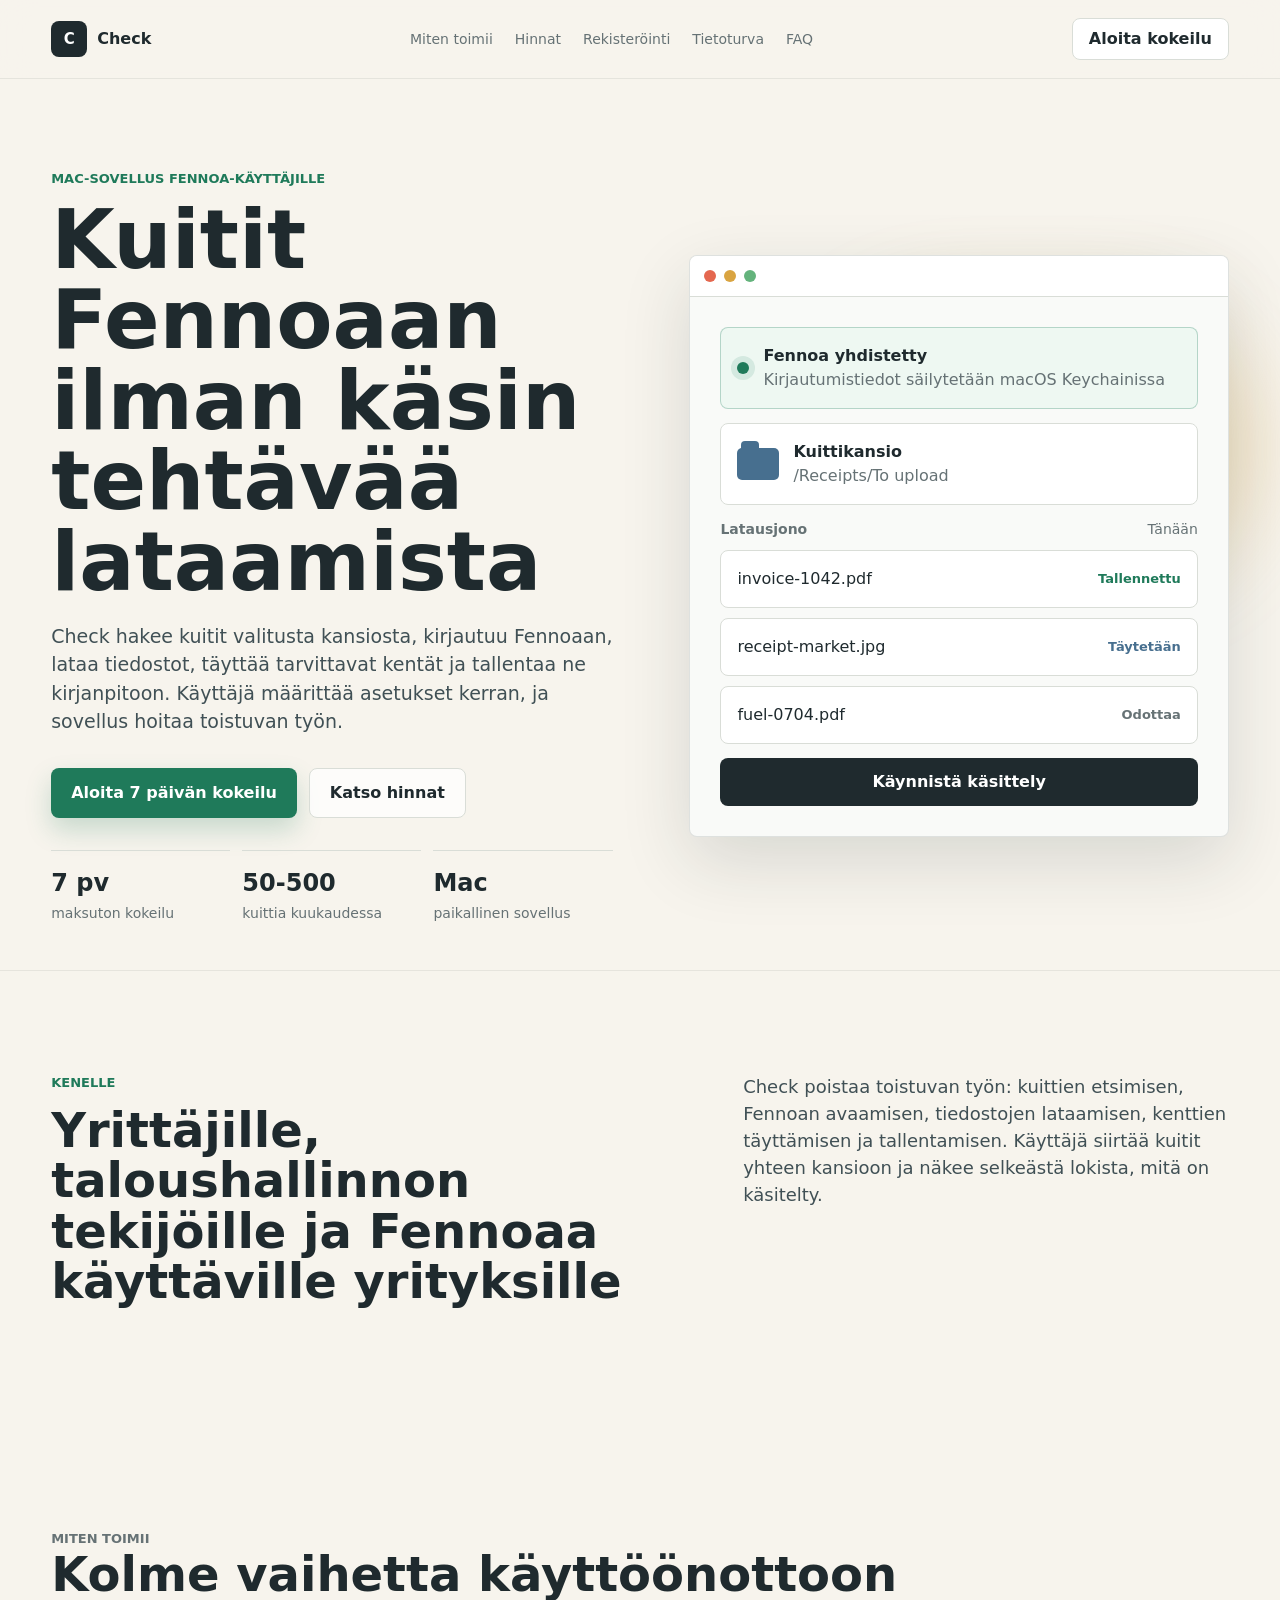
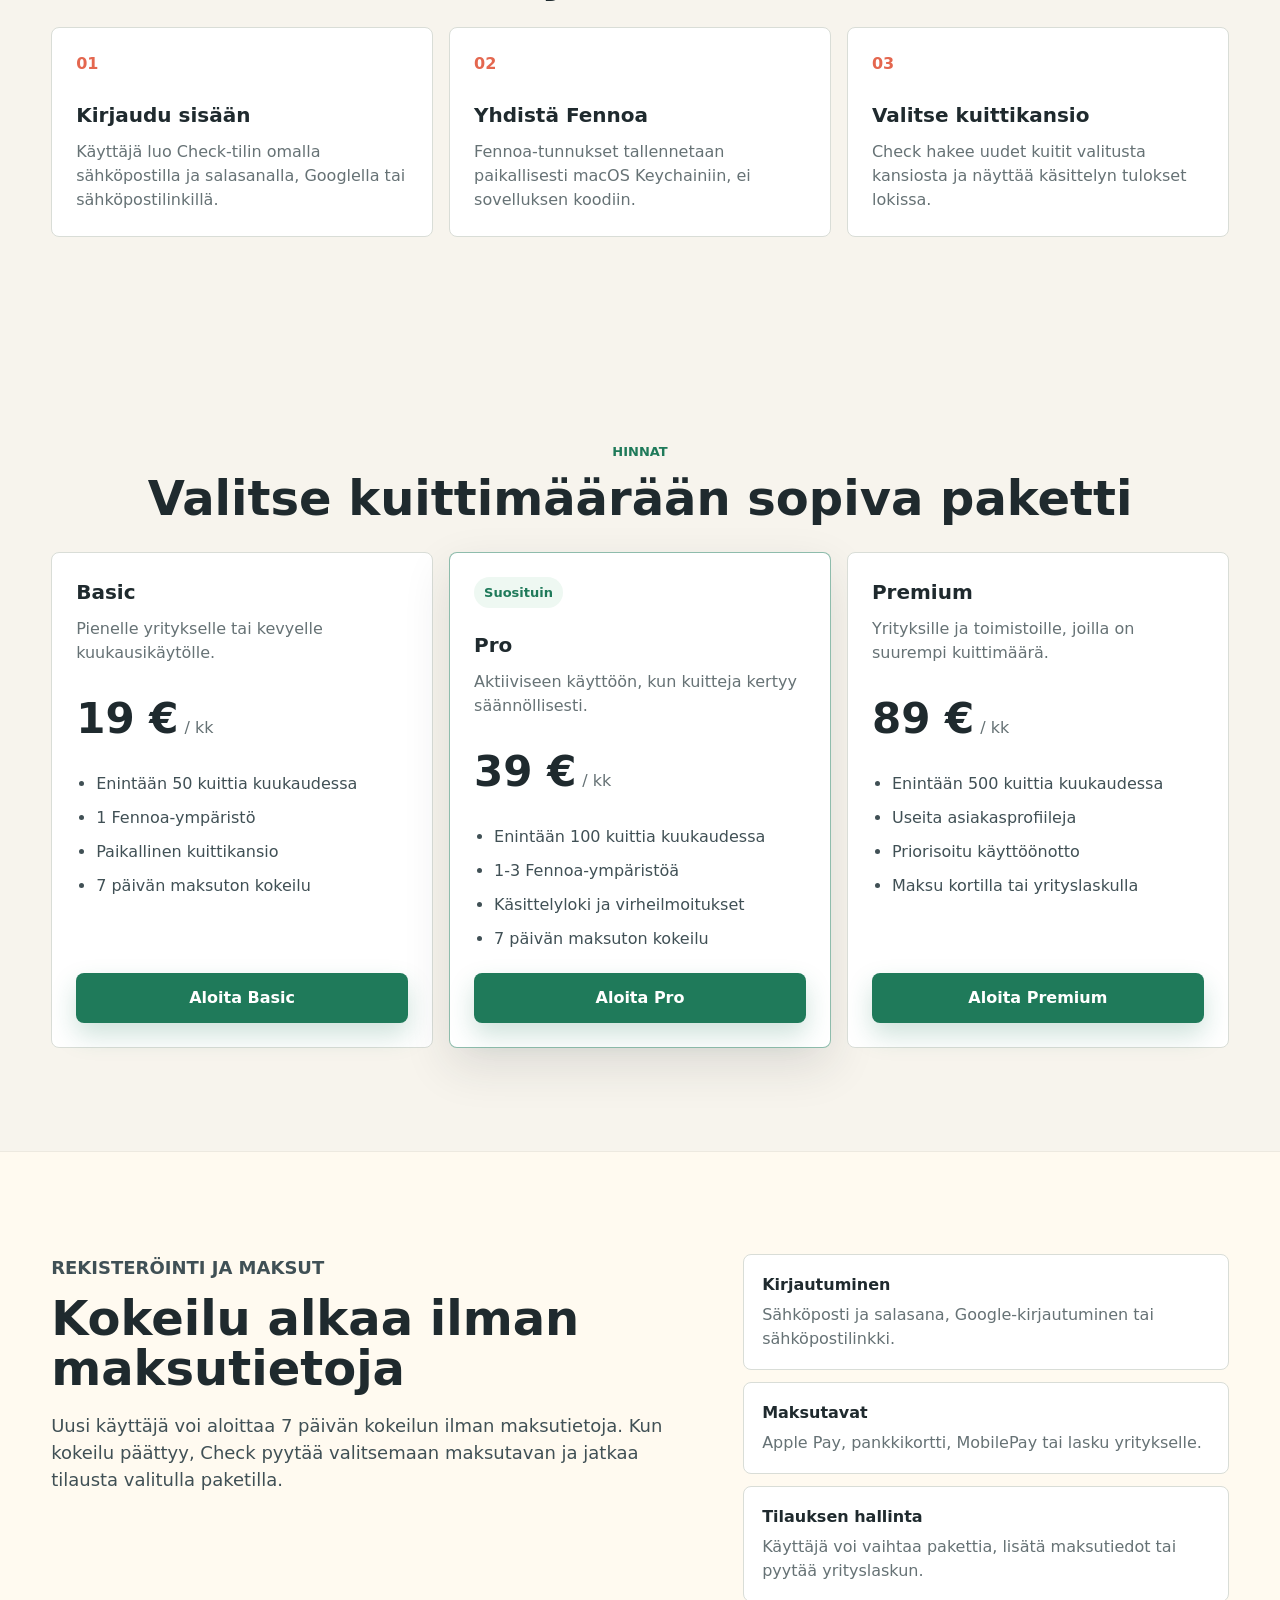
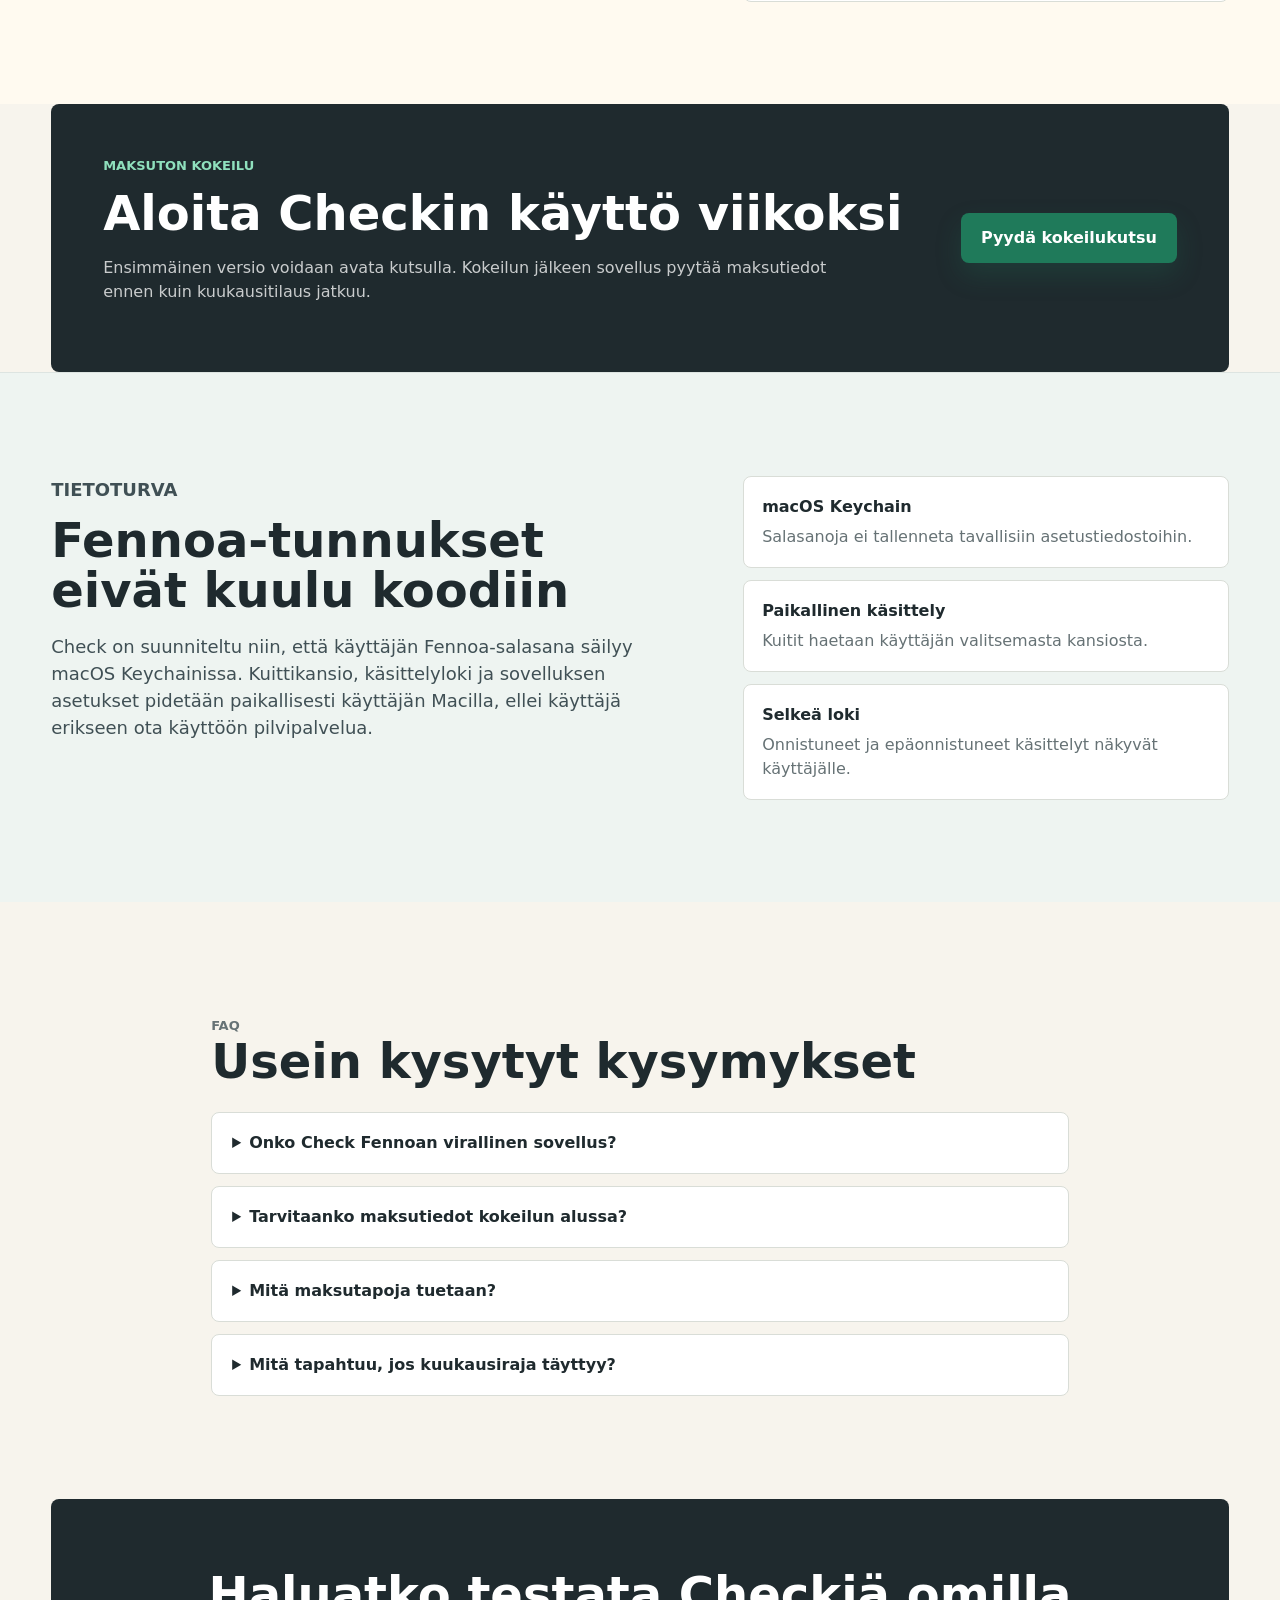
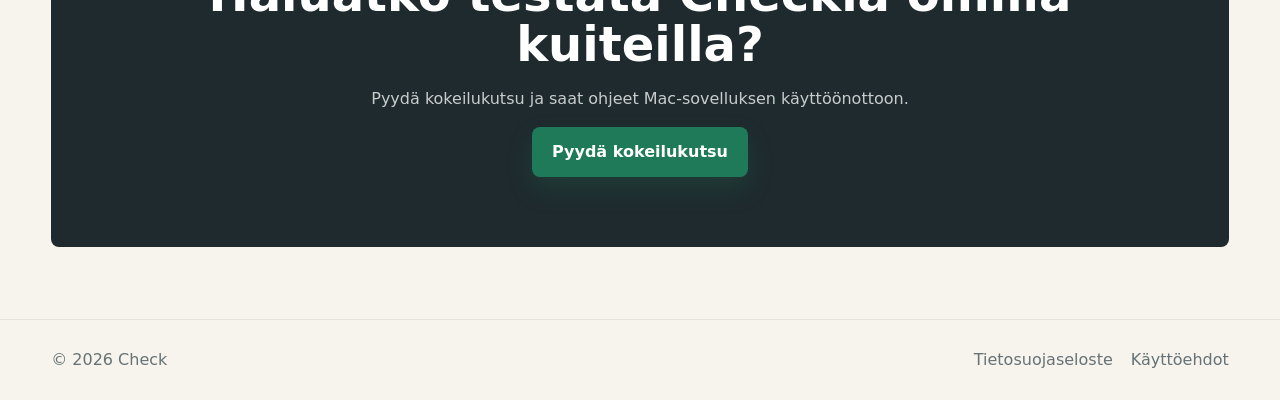
<file: index.html>
<!doctype html>
<html lang="fi">
  <head>
    <meta charset="utf-8" />
    <meta name="viewport" content="width=device-width, initial-scale=1" />
    <title>Check | Kuittien automaatio Fennoaan</title>
    <meta name="description" content="Check vie kuitit valitusta kansiosta Fennoaan automaattisesti." />
    <link rel="stylesheet" href="styles.css" />
  </head>
  <body>
    <header class="site-header">
      <a class="brand" href="index.html" aria-label="Check"><span class="brand-mark">C</span><span>Check</span></a>
      <nav class="nav" aria-label="P&auml;&auml;navigaatio">
        <a href="#how">Miten toimii</a><a href="#pricing">Hinnat</a><a href="#signup">Rekister&ouml;inti</a><a href="#security">Tietoturva</a><a href="#faq">FAQ</a>
      </nav>
      <a class="header-cta" href="#trial">Aloita kokeilu</a>
    </header>

    <main>
      <section class="hero">
        <div class="hero-copy">
          <p class="eyebrow">Mac-sovellus Fennoa-k&auml;ytt&auml;jille</p>
          <h1>Kuitit Fennoaan ilman k&auml;sin teht&auml;v&auml;&auml; lataamista</h1>
          <p class="hero-text">Check hakee kuitit valitusta kansiosta, kirjautuu Fennoaan, lataa tiedostot, t&auml;ytt&auml;&auml; tarvittavat kent&auml;t ja tallentaa ne kirjanpitoon. K&auml;ytt&auml;j&auml; m&auml;&auml;ritt&auml;&auml; asetukset kerran, ja sovellus hoitaa toistuvan ty&ouml;n.</p>
          <div class="hero-actions"><a class="button primary" href="#trial">Aloita 7 p&auml;iv&auml;n kokeilu</a><a class="button secondary" href="#pricing">Katso hinnat</a></div>
          <dl class="hero-stats" aria-label="P&auml;&auml;kohdat"><div><dt>7 pv</dt><dd>maksuton kokeilu</dd></div><div><dt>50-500</dt><dd>kuittia kuukaudessa</dd></div><div><dt>Mac</dt><dd>paikallinen sovellus</dd></div></dl>
        </div>
        <div class="product-visual" aria-label="Esimerkki Check-sovelluksen n&auml;kym&auml;st&auml;">
          <div class="window"><div class="window-bar"><span></span><span></span><span></span></div><div class="app-panel">
            <div class="status-card active"><span class="status-dot"></span><div><strong>Fennoa yhdistetty</strong><p>Kirjautumistiedot s&auml;ilytet&auml;&auml;n macOS Keychainissa</p></div></div>
            <div class="folder-row"><span class="folder-icon"></span><div><strong>Kuittikansio</strong><p>/Receipts/To upload</p></div></div>
            <div class="queue"><div class="queue-head"><strong>Latausjono</strong><span>T&auml;n&auml;&auml;n</span></div><div class="receipt done"><span>invoice-1042.pdf</span><b>Tallennettu</b></div><div class="receipt progress"><span>receipt-market.jpg</span><b>T&auml;ytet&auml;&auml;n</b></div><div class="receipt"><span>fuel-0704.pdf</span><b>Odottaa</b></div></div>
            <button class="mock-button" type="button">K&auml;ynnist&auml; k&auml;sittely</button>
          </div></div>
        </div>
      </section>

      <section class="section intro"><div><p class="eyebrow">Kenelle</p><h2>Yritt&auml;jille, taloushallinnon tekij&ouml;ille ja Fennoaa k&auml;ytt&auml;ville yrityksille</h2></div><p>Check poistaa toistuvan ty&ouml;n: kuittien etsimisen, Fennoan avaamisen, tiedostojen lataamisen, kenttien t&auml;ytt&auml;misen ja tallentamisen. K&auml;ytt&auml;j&auml; siirt&auml;&auml; kuitit yhteen kansioon ja n&auml;kee selke&auml;st&auml; lokista, mit&auml; on k&auml;sitelty.</p></section>

      <section class="section steps" id="how"><p class="eyebrow">Miten toimii</p><h2>Kolme vaihetta k&auml;ytt&ouml;&ouml;nottoon</h2><div class="grid three"><article><span class="step-number">01</span><h3>Kirjaudu sis&auml;&auml;n</h3><p>K&auml;ytt&auml;j&auml; luo Check-tilin omalla s&auml;hk&ouml;postilla ja salasanalla, Googlella tai s&auml;hk&ouml;postilinkill&auml;.</p></article><article><span class="step-number">02</span><h3>Yhdist&auml; Fennoa</h3><p>Fennoa-tunnukset tallennetaan paikallisesti macOS Keychainiin, ei sovelluksen koodiin.</p></article><article><span class="step-number">03</span><h3>Valitse kuittikansio</h3><p>Check hakee uudet kuitit valitusta kansiosta ja n&auml;ytt&auml;&auml; k&auml;sittelyn tulokset lokissa.</p></article></div></section>

      <section class="section pricing" id="pricing"><p class="eyebrow">Hinnat</p><h2>Valitse kuittim&auml;&auml;r&auml;&auml;n sopiva paketti</h2><div class="pricing-grid">
        <article class="plan-card"><div><h3>Basic</h3><p>Pienelle yritykselle tai kevyelle kuukausik&auml;yt&ouml;lle.</p></div><div class="plan-price"><strong>19 &euro;</strong><span>/ kk</span></div><ul><li>Enint&auml;&auml;n 50 kuittia kuukaudessa</li><li>1 Fennoa-ymp&auml;rist&ouml;</li><li>Paikallinen kuittikansio</li><li>7 p&auml;iv&auml;n maksuton kokeilu</li></ul><a class="button primary" href="#trial">Aloita Basic</a></article>
        <article class="plan-card featured"><div class="plan-badge">Suosituin</div><div><h3>Pro</h3><p>Aktiiviseen k&auml;ytt&ouml;&ouml;n, kun kuitteja kertyy s&auml;&auml;nn&ouml;llisesti.</p></div><div class="plan-price"><strong>39 &euro;</strong><span>/ kk</span></div><ul><li>Enint&auml;&auml;n 100 kuittia kuukaudessa</li><li>1-3 Fennoa-ymp&auml;rist&ouml;&auml;</li><li>K&auml;sittelyloki ja virheilmoitukset</li><li>7 p&auml;iv&auml;n maksuton kokeilu</li></ul><a class="button primary" href="#trial">Aloita Pro</a></article>
        <article class="plan-card"><div><h3>Premium</h3><p>Yrityksille ja toimistoille, joilla on suurempi kuittim&auml;&auml;r&auml;.</p></div><div class="plan-price"><strong>89 &euro;</strong><span>/ kk</span></div><ul><li>Enint&auml;&auml;n 500 kuittia kuukaudessa</li><li>Useita asiakasprofiileja</li><li>Priorisoitu k&auml;ytt&ouml;&ouml;notto</li><li>Maksu kortilla tai yrityslaskulla</li></ul><a class="button primary" href="#trial">Aloita Premium</a></article>
      </div></section>

      <section class="section signup" id="signup"><div><p class="eyebrow">Rekister&ouml;inti ja maksut</p><h2>Kokeilu alkaa ilman maksutietoja</h2><p>Uusi k&auml;ytt&auml;j&auml; voi aloittaa 7 p&auml;iv&auml;n kokeilun ilman maksutietoja. Kun kokeilu p&auml;&auml;ttyy, Check pyyt&auml;&auml; valitsemaan maksutavan ja jatkaa tilausta valitulla paketilla.</p></div><div class="feature-list"><div><strong>Kirjautuminen</strong><span>S&auml;hk&ouml;posti ja salasana, Google-kirjautuminen tai s&auml;hk&ouml;postilinkki.</span></div><div><strong>Maksutavat</strong><span>Apple Pay, pankkikortti, MobilePay tai lasku yritykselle.</span></div><div><strong>Tilauksen hallinta</strong><span>K&auml;ytt&auml;j&auml; voi vaihtaa pakettia, lis&auml;t&auml; maksutiedot tai pyyt&auml;&auml; yrityslaskun.</span></div></div></section>

      <section class="trial-band" id="trial"><div><p class="eyebrow">Maksuton kokeilu</p><h2>Aloita Checkin k&auml;ytt&ouml; viikoksi</h2><p>Ensimm&auml;inen versio voidaan avata kutsulla. Kokeilun j&auml;lkeen sovellus pyyt&auml;&auml; maksutiedot ennen kuin kuukausitilaus jatkuu.</p></div><a class="button primary" href="mailto:arthausfi@gmail.com?subject=Haluan kokeilla Check-sovellusta">Pyyd&auml; kokeilukutsu</a></section>

      <section class="section security" id="security"><div class="security-copy"><p class="eyebrow">Tietoturva</p><h2>Fennoa-tunnukset eiv&auml;t kuulu koodiin</h2><p>Check on suunniteltu niin, ett&auml; k&auml;ytt&auml;j&auml;n Fennoa-salasana s&auml;ilyy macOS Keychainissa. Kuittikansio, k&auml;sittelyloki ja sovelluksen asetukset pidet&auml;&auml;n paikallisesti k&auml;ytt&auml;j&auml;n Macilla, ellei k&auml;ytt&auml;j&auml; erikseen ota k&auml;ytt&ouml;&ouml;n pilvipalvelua.</p></div><div class="security-list"><div><strong>macOS Keychain</strong><span>Salasanoja ei tallenneta tavallisiin asetustiedostoihin.</span></div><div><strong>Paikallinen k&auml;sittely</strong><span>Kuitit haetaan k&auml;ytt&auml;j&auml;n valitsemasta kansiosta.</span></div><div><strong>Selke&auml; loki</strong><span>Onnistuneet ja ep&auml;onnistuneet k&auml;sittelyt n&auml;kyv&auml;t k&auml;ytt&auml;j&auml;lle.</span></div></div></section>

      <section class="section faq" id="faq"><p class="eyebrow">FAQ</p><h2>Usein kysytyt kysymykset</h2><div class="faq-list"><details><summary>Onko Check Fennoan virallinen sovellus?</summary><p>Ei. Check on itsen&auml;inen sovellus, joka auttaa automatisoimaan toistuvaa ty&ouml;t&auml; Fennoassa.</p></details><details><summary>Tarvitaanko maksutiedot kokeilun alussa?</summary><p>Ei. Kokeilu kest&auml;&auml; 7 p&auml;iv&auml;&auml;. Sen j&auml;lkeen sovellus pyyt&auml;&auml; maksutiedot ennen tilauksen jatkumista.</p></details><details><summary>Mit&auml; maksutapoja tuetaan?</summary><p>Suunnitellut maksutavat ovat Apple Pay, pankkikortti, MobilePay ja yrityslasku.</p></details><details><summary>Mit&auml; tapahtuu, jos kuukausiraja t&auml;yttyy?</summary><p>K&auml;ytt&auml;j&auml; voi odottaa seuraavaa laskutuskautta tai p&auml;ivitt&auml;&auml; suurempaan pakettiin.</p></details></div></section>

      <section class="final-cta"><h2>Haluatko testata Checki&auml; omilla kuiteilla?</h2><p>Pyyd&auml; kokeilukutsu ja saat ohjeet Mac-sovelluksen k&auml;ytt&ouml;&ouml;nottoon.</p><a class="button primary" href="mailto:arthausfi@gmail.com?subject=Haluan kokeilla Check-sovellusta">Pyyd&auml; kokeilukutsu</a></section>
    </main>
    <footer class="site-footer"><span>&copy; 2026 Check</span><div><a href="privacy.html">Tietosuojaseloste</a><a href="terms.html">K&auml;ytt&ouml;ehdot</a></div></footer>
  </body>
</html>
</file>
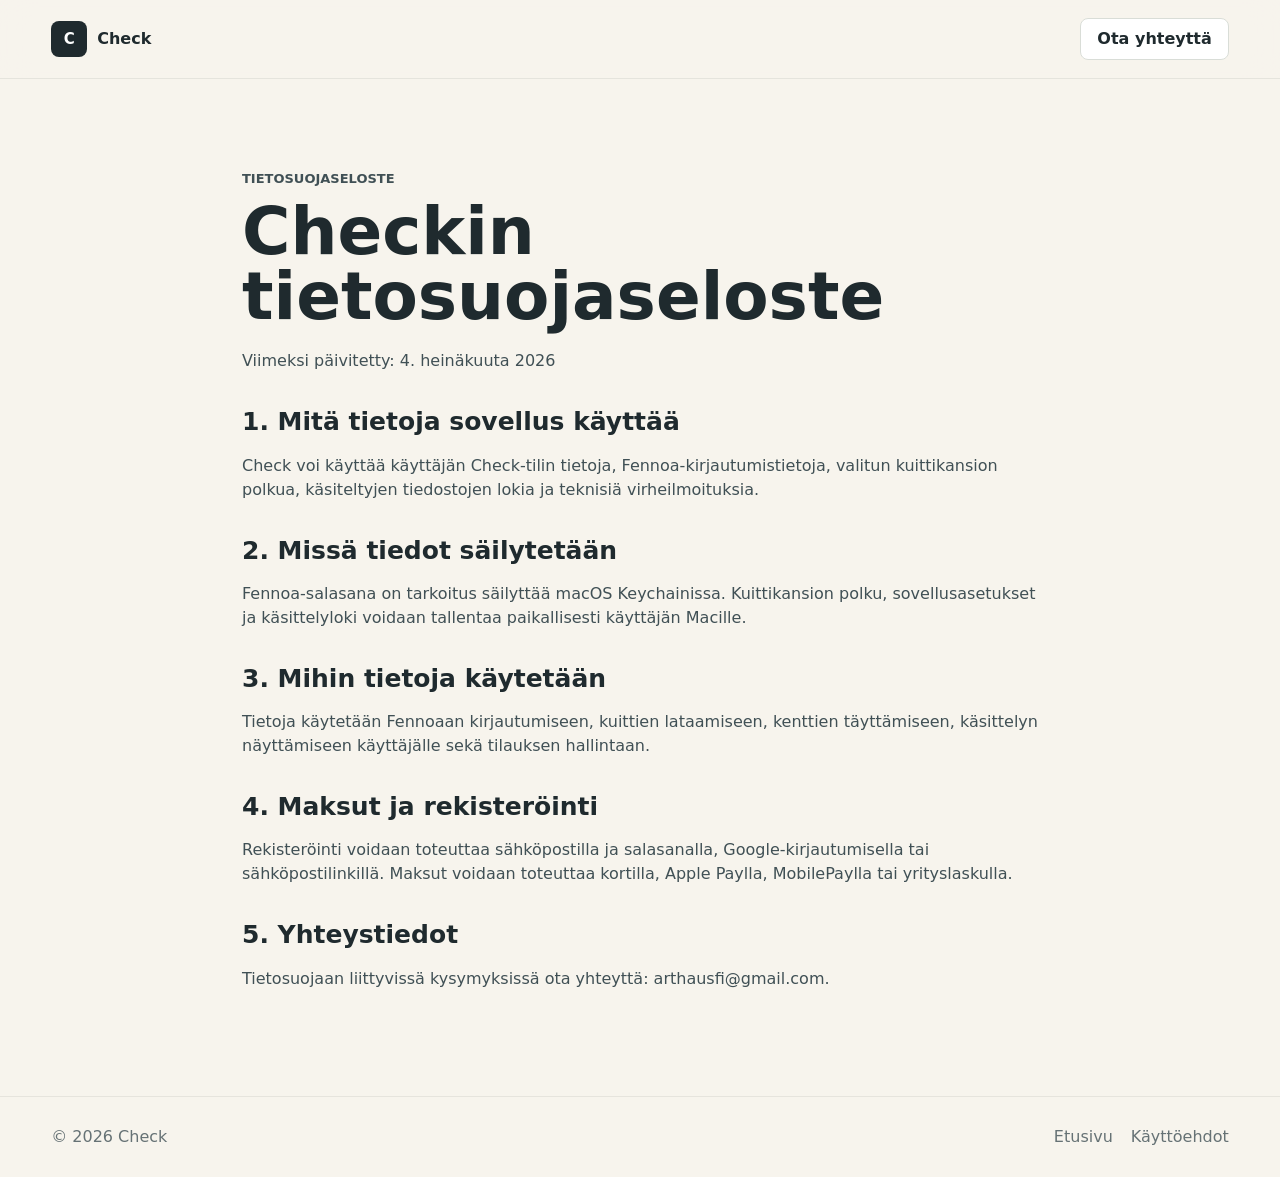
<file: privacy.html>
<!doctype html>
<html lang="fi">
  <head>
    <meta charset="utf-8" />
    <meta name="viewport" content="width=device-width, initial-scale=1" />
    <title>Tietosuojaseloste | Check</title>
    <link rel="stylesheet" href="styles.css" />
  </head>
  <body>
    <header class="site-header"><a class="brand" href="index.html"><span class="brand-mark">C</span><span>Check</span></a><a class="header-cta" href="mailto:arthausfi@gmail.com">Ota yhteytt&auml;</a></header>
    <main class="legal-page">
      <p class="eyebrow">Tietosuojaseloste</p>
      <h1>Checkin tietosuojaseloste</h1>
      <p>Viimeksi p&auml;ivitetty: 4. hein&auml;kuuta 2026</p>
      <h2>1. Mit&auml; tietoja sovellus k&auml;ytt&auml;&auml;</h2>
      <p>Check voi k&auml;ytt&auml;&auml; k&auml;ytt&auml;j&auml;n Check-tilin tietoja, Fennoa-kirjautumistietoja, valitun kuittikansion polkua, k&auml;siteltyjen tiedostojen lokia ja teknisi&auml; virheilmoituksia.</p>
      <h2>2. Miss&auml; tiedot s&auml;ilytet&auml;&auml;n</h2>
      <p>Fennoa-salasana on tarkoitus s&auml;ilytt&auml;&auml; macOS Keychainissa. Kuittikansion polku, sovellusasetukset ja k&auml;sittelyloki voidaan tallentaa paikallisesti k&auml;ytt&auml;j&auml;n Macille.</p>
      <h2>3. Mihin tietoja k&auml;ytet&auml;&auml;n</h2>
      <p>Tietoja k&auml;ytet&auml;&auml;n Fennoaan kirjautumiseen, kuittien lataamiseen, kenttien t&auml;ytt&auml;miseen, k&auml;sittelyn n&auml;ytt&auml;miseen k&auml;ytt&auml;j&auml;lle sek&auml; tilauksen hallintaan.</p>
      <h2>4. Maksut ja rekister&ouml;inti</h2>
      <p>Rekister&ouml;inti voidaan toteuttaa s&auml;hk&ouml;postilla ja salasanalla, Google-kirjautumisella tai s&auml;hk&ouml;postilinkill&auml;. Maksut voidaan toteuttaa kortilla, Apple Paylla, MobilePaylla tai yrityslaskulla.</p>
      <h2>5. Yhteystiedot</h2>
      <p>Tietosuojaan liittyviss&auml; kysymyksiss&auml; ota yhteytt&auml;: arthausfi@gmail.com.</p>
    </main>
    <footer class="site-footer"><span>&copy; 2026 Check</span><div><a href="index.html">Etusivu</a><a href="terms.html">K&auml;ytt&ouml;ehdot</a></div></footer>
  </body>
</html>
</file>
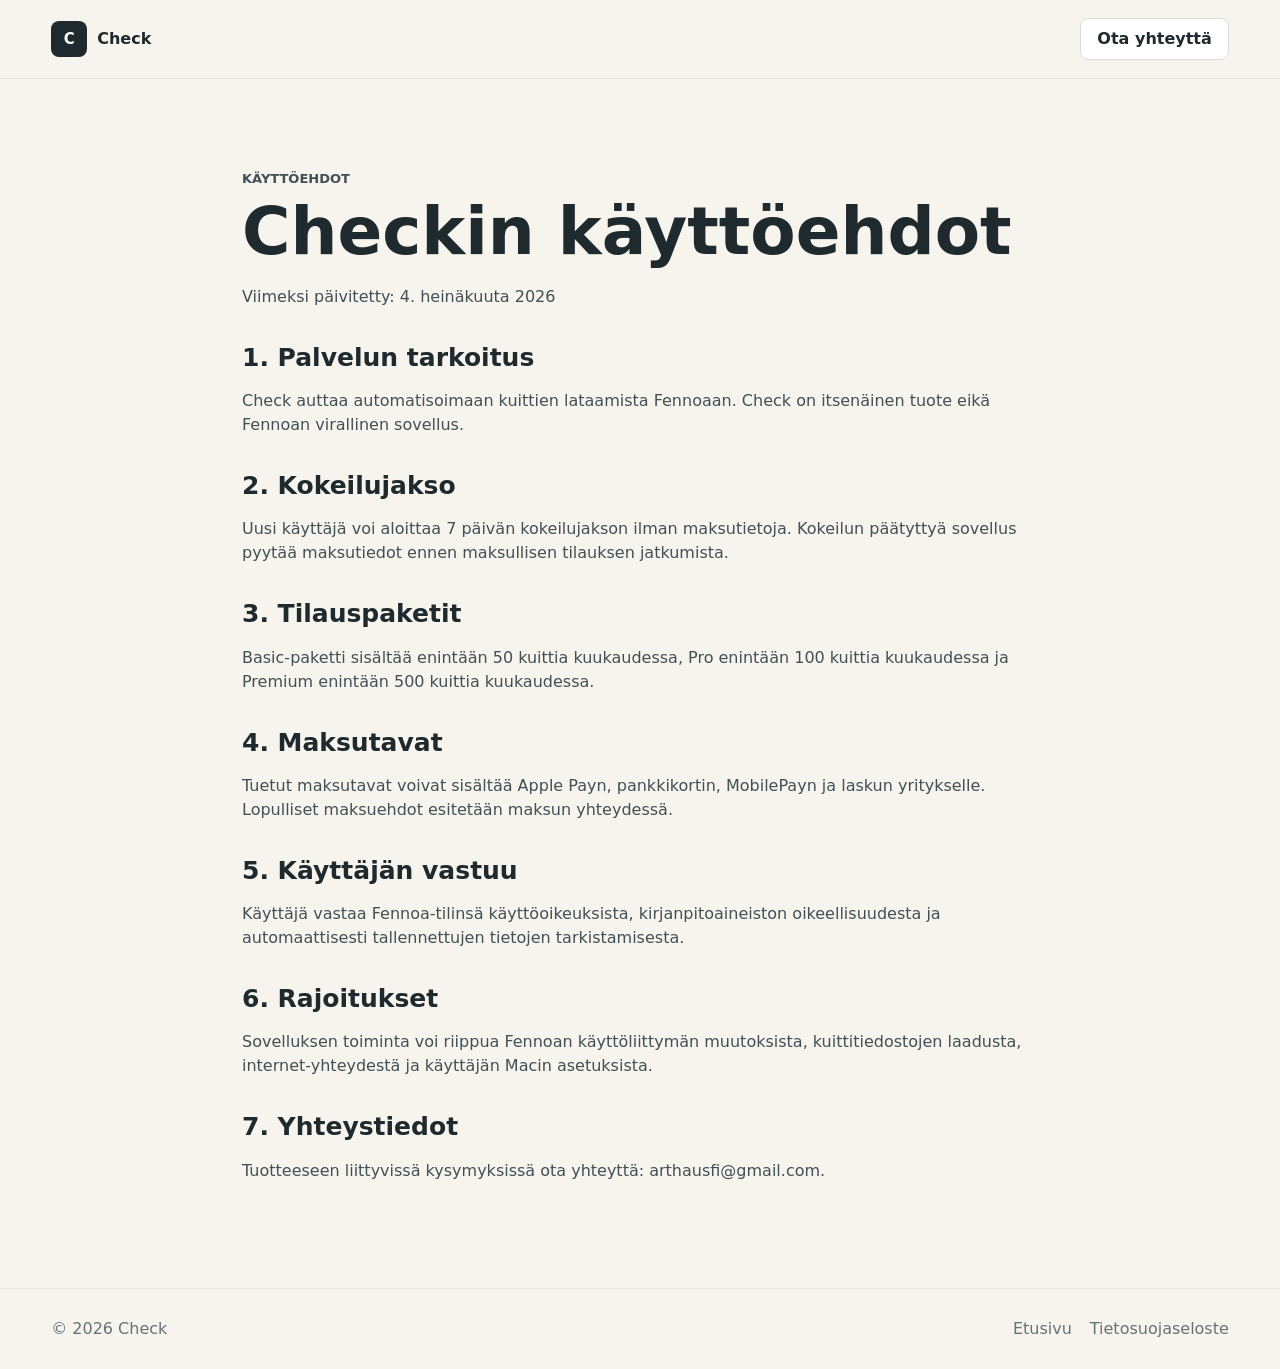
<file: terms.html>
<!doctype html>
<html lang="fi">
  <head>
    <meta charset="utf-8" />
    <meta name="viewport" content="width=device-width, initial-scale=1" />
    <title>K&auml;ytt&ouml;ehdot | Check</title>
    <link rel="stylesheet" href="styles.css" />
  </head>
  <body>
    <header class="site-header"><a class="brand" href="index.html"><span class="brand-mark">C</span><span>Check</span></a><a class="header-cta" href="mailto:arthausfi@gmail.com">Ota yhteytt&auml;</a></header>
    <main class="legal-page">
      <p class="eyebrow">K&auml;ytt&ouml;ehdot</p>
      <h1>Checkin k&auml;ytt&ouml;ehdot</h1>
      <p>Viimeksi p&auml;ivitetty: 4. hein&auml;kuuta 2026</p>
      <h2>1. Palvelun tarkoitus</h2>
      <p>Check auttaa automatisoimaan kuittien lataamista Fennoaan. Check on itsen&auml;inen tuote eik&auml; Fennoan virallinen sovellus.</p>
      <h2>2. Kokeilujakso</h2>
      <p>Uusi k&auml;ytt&auml;j&auml; voi aloittaa 7 p&auml;iv&auml;n kokeilujakson ilman maksutietoja. Kokeilun p&auml;&auml;tytty&auml; sovellus pyyt&auml;&auml; maksutiedot ennen maksullisen tilauksen jatkumista.</p>
      <h2>3. Tilauspaketit</h2>
      <p>Basic-paketti sis&auml;lt&auml;&auml; enint&auml;&auml;n 50 kuittia kuukaudessa, Pro enint&auml;&auml;n 100 kuittia kuukaudessa ja Premium enint&auml;&auml;n 500 kuittia kuukaudessa.</p>
      <h2>4. Maksutavat</h2>
      <p>Tuetut maksutavat voivat sis&auml;lt&auml;&auml; Apple Payn, pankkikortin, MobilePayn ja laskun yritykselle. Lopulliset maksuehdot esitet&auml;&auml;n maksun yhteydess&auml;.</p>
      <h2>5. K&auml;ytt&auml;j&auml;n vastuu</h2>
      <p>K&auml;ytt&auml;j&auml; vastaa Fennoa-tilins&auml; k&auml;ytt&ouml;oikeuksista, kirjanpitoaineiston oikeellisuudesta ja automaattisesti tallennettujen tietojen tarkistamisesta.</p>
      <h2>6. Rajoitukset</h2>
      <p>Sovelluksen toiminta voi riippua Fennoan k&auml;ytt&ouml;liittym&auml;n muutoksista, kuittitiedostojen laadusta, internet-yhteydest&auml; ja k&auml;ytt&auml;j&auml;n Macin asetuksista.</p>
      <h2>7. Yhteystiedot</h2>
      <p>Tuotteeseen liittyviss&auml; kysymyksiss&auml; ota yhteytt&auml;: arthausfi@gmail.com.</p>
    </main>
    <footer class="site-footer"><span>&copy; 2026 Check</span><div><a href="index.html">Etusivu</a><a href="privacy.html">Tietosuojaseloste</a></div></footer>
  </body>
</html>
</file>
<file: styles.css>
:root {
  color-scheme: light;
  --bg: #f7f4ed;
  --surface: #ffffff;
  --ink: #1f2a2e;
  --muted: #667275;
  --line: #d9ddd7;
  --green: #1f7a5a;
  --green-dark: #14523d;
  --coral: #e4674f;
  --gold: #d9a441;
  --blue: #476f8f;
  --shadow: 0 24px 70px rgba(31, 42, 46, 0.14);
}

* { box-sizing: border-box; }
html { scroll-behavior: smooth; }
body {
  margin: 0;
  background: var(--bg);
  color: var(--ink);
  font-family: Inter, ui-sans-serif, system-ui, -apple-system, BlinkMacSystemFont, "Segoe UI", sans-serif;
  line-height: 1.5;
}
a { color: inherit; text-decoration: none; }

.site-header {
  position: sticky;
  top: 0;
  z-index: 20;
  display: flex;
  align-items: center;
  justify-content: space-between;
  gap: 24px;
  padding: 18px clamp(18px, 4vw, 56px);
  border-bottom: 1px solid rgba(31, 42, 46, 0.08);
  background: rgba(247, 244, 237, 0.92);
  backdrop-filter: blur(16px);
}
.brand, .nav, .site-footer div, .hero-actions { display: flex; align-items: center; }
.brand { gap: 10px; font-weight: 760; }
.brand-mark {
  display: grid;
  width: 36px;
  height: 36px;
  place-items: center;
  border-radius: 8px;
  background: var(--ink);
  color: #fff;
  font-size: 15px;
}
.nav { gap: 22px; color: var(--muted); font-size: 14px; }
.nav a:hover, .site-footer a:hover { color: var(--ink); }
.header-cta {
  display: inline-flex;
  min-height: 42px;
  align-items: center;
  justify-content: center;
  border: 1px solid var(--line);
  border-radius: 8px;
  padding: 0 16px;
  background: #fff;
  font-weight: 680;
}

.hero {
  display: grid;
  grid-template-columns: minmax(0, 1.02fr) minmax(340px, 0.98fr);
  gap: clamp(34px, 6vw, 80px);
  min-height: calc(100vh - 78px);
  align-items: center;
  padding: clamp(42px, 7vw, 92px) clamp(18px, 4vw, 56px) 46px;
}
.eyebrow {
  margin: 0 0 12px;
  color: var(--green);
  font-size: 13px;
  font-weight: 780;
  text-transform: uppercase;
  letter-spacing: 0;
}
h1, h2, h3, p { margin-top: 0; }
h1 { max-width: 820px; margin-bottom: 20px; font-size: clamp(42px, 7vw, 82px); line-height: 0.98; letter-spacing: 0; }
h2 { margin-bottom: 18px; font-size: clamp(30px, 4vw, 48px); line-height: 1.05; letter-spacing: 0; }
h3 { margin-bottom: 10px; font-size: 20px; letter-spacing: 0; }
.hero-text { max-width: 670px; color: #405055; font-size: 19px; }
.hero-actions { flex-wrap: wrap; gap: 12px; margin: 32px 0; }
.button {
  display: inline-flex;
  min-height: 50px;
  align-items: center;
  justify-content: center;
  border-radius: 8px;
  padding: 0 20px;
  font-weight: 760;
}
.button.primary { background: var(--green); color: #fff; box-shadow: 0 12px 26px rgba(31, 122, 90, 0.22); }
.button.primary:hover { background: var(--green-dark); }
.button.secondary { border: 1px solid var(--line); background: rgba(255, 255, 255, 0.76); }
.hero-stats { display: grid; grid-template-columns: repeat(3, minmax(0, 1fr)); gap: 12px; max-width: 620px; margin: 0; }
.hero-stats div { border-top: 1px solid var(--line); padding-top: 14px; }
.hero-stats dt { font-size: 24px; font-weight: 820; }
.hero-stats dd { margin: 2px 0 0; color: var(--muted); font-size: 14px; }

.product-visual { position: relative; }
.product-visual::before {
  position: absolute;
  inset: 8% -5% auto 22%;
  height: 50%;
  border-radius: 999px;
  background: rgba(217, 164, 65, 0.28);
  content: "";
  filter: blur(40px);
}
.window { position: relative; overflow: hidden; border: 1px solid rgba(31, 42, 46, 0.12); border-radius: 8px; background: #f9faf8; box-shadow: var(--shadow); }
.window-bar { display: flex; gap: 8px; padding: 14px; border-bottom: 1px solid var(--line); background: #fff; }
.window-bar span { width: 12px; height: 12px; border-radius: 50%; }
.window-bar span:nth-child(1) { background: var(--coral); }
.window-bar span:nth-child(2) { background: var(--gold); }
.window-bar span:nth-child(3) { background: #64b37c; }
.app-panel { display: grid; gap: 14px; padding: clamp(18px, 3vw, 30px); }
.status-card, .folder-row, .receipt, .plan-card, .security-list div, .feature-list div, .faq details, .steps article {
  border: 1px solid var(--line);
  border-radius: 8px;
  background: var(--surface);
}
.status-card, .folder-row, .receipt { display: flex; align-items: center; gap: 14px; padding: 16px; }
.status-card.active { border-color: rgba(31, 122, 90, 0.28); background: #eef8f2; }
.status-dot { width: 12px; height: 12px; flex: 0 0 auto; border-radius: 50%; background: var(--green); box-shadow: 0 0 0 6px rgba(31, 122, 90, 0.12); }
.status-card p, .folder-row p, .security-list span, .feature-list span, .steps p, .faq p, .plan-card p { margin: 0; color: var(--muted); }
.folder-icon { position: relative; width: 42px; height: 32px; flex: 0 0 auto; border-radius: 5px; background: var(--blue); }
.folder-icon::before { position: absolute; top: -7px; left: 4px; width: 18px; height: 9px; border-radius: 4px 4px 0 0; background: var(--blue); content: ""; }
.queue { display: grid; gap: 10px; }
.queue-head, .receipt { display: flex; justify-content: space-between; }
.queue-head { color: var(--muted); font-size: 14px; }
.receipt b { color: var(--muted); font-size: 13px; }
.receipt.done b { color: var(--green); }
.receipt.progress b { color: var(--blue); }
.mock-button { min-height: 48px; border: 0; border-radius: 8px; background: var(--ink); color: #fff; font: inherit; font-weight: 760; }

.section { padding: clamp(58px, 8vw, 108px) clamp(18px, 4vw, 56px); }
.intro, .security, .signup {
  display: grid;
  grid-template-columns: minmax(0, 0.95fr) minmax(280px, 0.75fr);
  gap: clamp(28px, 6vw, 80px);
  align-items: start;
  border-top: 1px solid rgba(31, 42, 46, 0.08);
}
.intro > p, .security-copy p, .signup p { color: #405055; font-size: 18px; }
.grid.three, .pricing-grid { display: grid; grid-template-columns: repeat(3, minmax(0, 1fr)); gap: 16px; margin-top: 28px; }
.steps article, .plan-card { padding: 24px; }
.step-number { display: inline-block; margin-bottom: 24px; color: var(--coral); font-weight: 820; }

.pricing { text-align: center; }
.plan-card { position: relative; display: flex; min-height: 100%; flex-direction: column; gap: 22px; text-align: left; }
.plan-card.featured { border-color: rgba(31, 122, 90, 0.5); box-shadow: 0 18px 48px rgba(31, 42, 46, 0.12); }
.plan-badge { align-self: flex-start; border-radius: 999px; background: #eef8f2; color: var(--green); padding: 6px 10px; font-size: 13px; font-weight: 780; }
.plan-price { display: flex; align-items: baseline; gap: 6px; }
.plan-price strong { font-size: 42px; letter-spacing: 0; }
.plan-price span { color: var(--muted); }
.plan-card ul { display: grid; gap: 10px; margin: 0; padding-left: 20px; color: #405055; }
.plan-card .button { margin-top: auto; width: 100%; }

.signup { background: #fffaf0; }
.feature-list, .security-list { display: grid; gap: 12px; }
.feature-list div, .security-list div { display: grid; gap: 6px; padding: 18px; }
.security { background: #eef4f1; }
.trial-band {
  display: flex;
  align-items: center;
  justify-content: space-between;
  gap: 24px;
  margin: 0 clamp(18px, 4vw, 56px);
  padding: clamp(28px, 5vw, 52px);
  border-radius: 8px;
  background: var(--ink);
  color: #fff;
}
.trial-band p { max-width: 760px; color: rgba(255,255,255,.76); }
.trial-band .eyebrow { color: #8fe0bd; }

.faq { max-width: 960px; margin: 0 auto; }
.faq-list { display: grid; gap: 12px; margin-top: 26px; }
.faq details { padding: 18px 20px; }
.faq summary { cursor: pointer; font-weight: 760; }
.faq p { padding-top: 12px; }
.final-cta { margin: 0 clamp(18px, 4vw, 56px) clamp(38px, 6vw, 72px); padding: clamp(34px, 6vw, 70px); border-radius: 8px; background: var(--ink); color: #fff; text-align: center; }
.final-cta p { color: rgba(255, 255, 255, 0.76); }
.site-footer { display: flex; justify-content: space-between; gap: 20px; padding: 28px clamp(18px, 4vw, 56px); border-top: 1px solid rgba(31, 42, 46, 0.08); color: var(--muted); }
.site-footer div { gap: 18px; }

.legal-page { max-width: 860px; margin: 0 auto; padding: clamp(44px, 7vw, 90px) clamp(18px, 4vw, 32px); }
.legal-page h1 { font-size: clamp(38px, 6vw, 66px); }
.legal-page h2 { margin-top: 36px; font-size: 25px; }
.legal-page p, .legal-page li { color: #405055; }

@media (max-width: 1020px) { .nav { display: none; } }
@media (max-width: 920px) {
  .hero, .intro, .security, .signup, .grid.three, .pricing-grid { grid-template-columns: 1fr; }
  .hero { min-height: auto; }
  .trial-band { align-items: flex-start; flex-direction: column; }
}
@media (max-width: 560px) {
  .site-header { align-items: flex-start; }
  .header-cta { display: none; }
  h1 { font-size: 40px; }
  .hero-stats { grid-template-columns: 1fr; }
  .hero-actions .button, .trial-band .button { width: 100%; }
  .status-card, .folder-row, .receipt, .site-footer { align-items: flex-start; }
  .receipt, .site-footer { flex-direction: column; }
}
</file>
